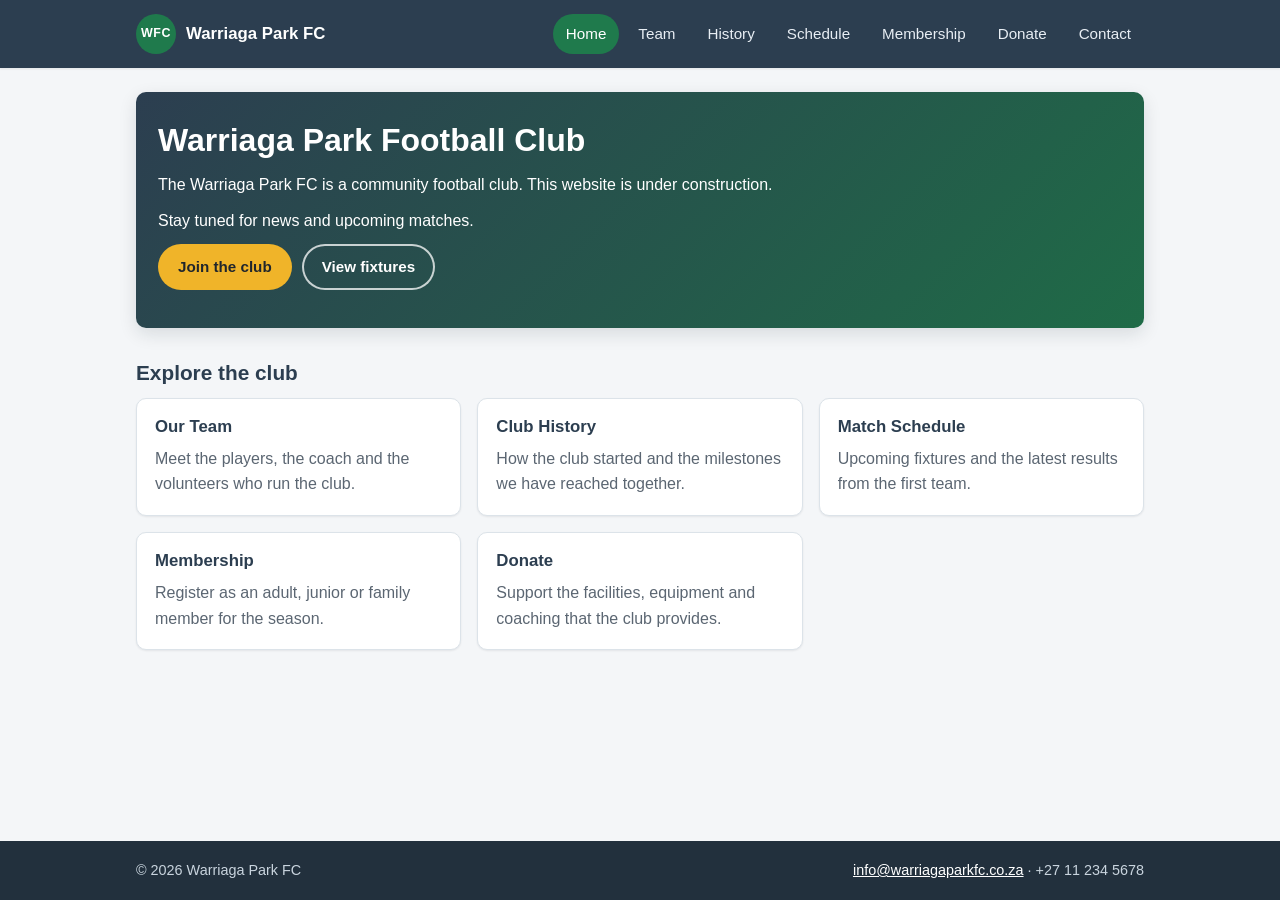
<file: index.html>
<!DOCTYPE html>
<html lang="en">
<head>
    <meta charset="UTF-8">
    <meta name="viewport" content="width=device-width, initial-scale=1.0">
    <meta name="description" content="Warriaga Park Football Club - a community football club. Fixtures, team news, membership and donations.">
    <title>Home | Warriaga Park FC</title>
    <link rel="stylesheet" href="style.css">
</head>
<body>
    <a class="skip-link" href="#main">Skip to main content</a>

    <header class="site-header">
        <div class="wrap header-inner">
            <a class="brand" href="index.html">
                <span class="brand-mark" aria-hidden="true">WFC</span>
                <span class="brand-text">Warriaga Park FC</span>
            </a>
            <nav class="site-nav" aria-label="Main navigation">
                <ul>
                    <li><a href="index.html" aria-current="page">Home</a></li>
                    <li><a href="team.html">Team</a></li>
                    <li><a href="history.html">History</a></li>
                    <li><a href="schedule.html">Schedule</a></li>
                    <li><a href="membership.html">Membership</a></li>
                    <li><a href="donate.html">Donate</a></li>
                    <li><a href="contact.html">Contact</a></li>
                </ul>
            </nav>
        </div>
    </header>

    <main id="main" class="wrap">
        <section class="hero">
            <h1>Warriaga Park Football Club</h1>
            <p>The Warriaga Park FC is a community football club. This website is under construction.</p>
            <p>Stay tuned for news and upcoming matches.</p>
            <p class="hero-actions">
                <a class="btn" href="membership.html">Join the club</a>
                <a class="btn btn-secondary" href="schedule.html">View fixtures</a>
            </p>
        </section>

        <h2>Explore the club</h2>
        <div class="grid grid-3">
            <article class="card">
                <h3><a href="team.html">Our Team</a></h3>
                <p>Meet the players, the coach and the volunteers who run the club.</p>
            </article>
            <article class="card">
                <h3><a href="history.html">Club History</a></h3>
                <p>How the club started and the milestones we have reached together.</p>
            </article>
            <article class="card">
                <h3><a href="schedule.html">Match Schedule</a></h3>
                <p>Upcoming fixtures and the latest results from the first team.</p>
            </article>
            <article class="card">
                <h3><a href="membership.html">Membership</a></h3>
                <p>Register as an adult, junior or family member for the season.</p>
            </article>
            <article class="card">
                <h3><a href="donate.html">Donate</a></h3>
                <p>Support the facilities, equipment and coaching that the club provides.</p>
            </article>
        </div>
    </main>

        <footer class="site-footer">
        <div class="wrap">
            <p>&copy; 2026 Warriaga Park FC</p>
            <p><a href="mailto:info@warriagaparkfc.co.za">info@warriagaparkfc.co.za</a> &middot; +27 11 234 5678</p>
        </div>
    </footer>
</body>
</html>
</file>
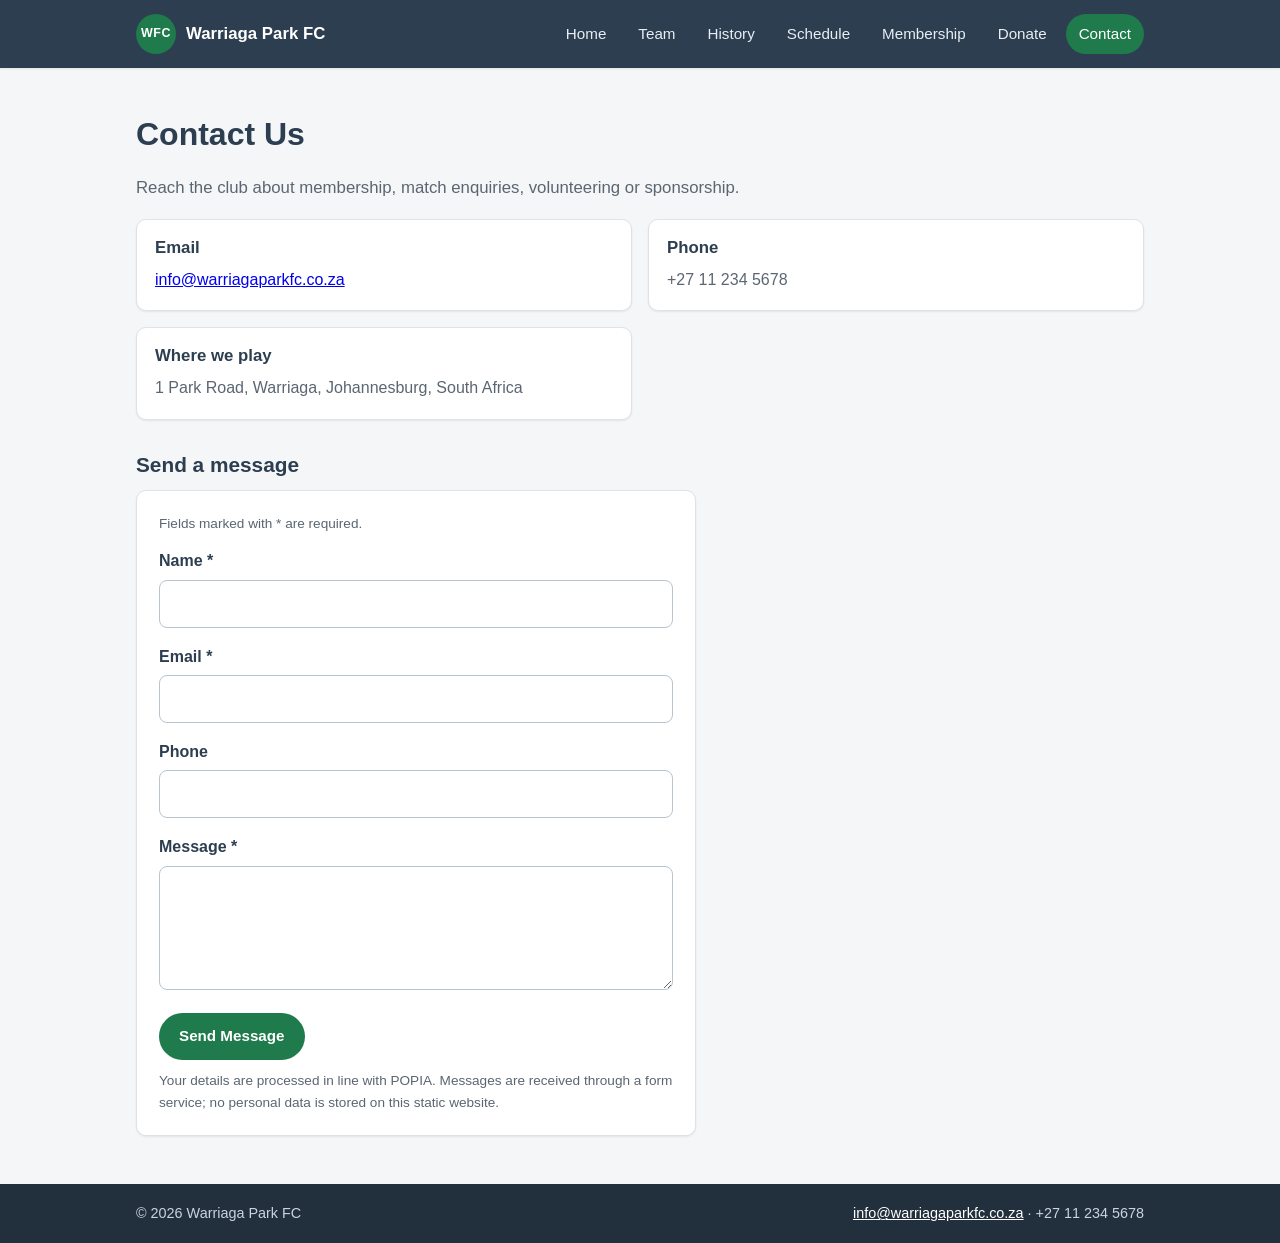
<file: contact.html>
<!DOCTYPE html>
<html lang="en">
<head>
    <meta charset="UTF-8">
    <meta name="viewport" content="width=device-width, initial-scale=1.0">
    <meta name="description" content="Contact Warriaga Park Football Club about membership, matches or sponsorship.">
    <title>Contact | Warriaga Park FC</title>
    <link rel="stylesheet" href="style.css">
</head>
<body>
    <a class="skip-link" href="#main">Skip to main content</a>

    <header class="site-header">
        <div class="wrap header-inner">
            <a class="brand" href="index.html">
                <span class="brand-mark" aria-hidden="true">WFC</span>
                <span class="brand-text">Warriaga Park FC</span>
            </a>
            <nav class="site-nav" aria-label="Main navigation">
                <ul>
                    <li><a href="index.html">Home</a></li>
                    <li><a href="team.html">Team</a></li>
                    <li><a href="history.html">History</a></li>
                    <li><a href="schedule.html">Schedule</a></li>
                    <li><a href="membership.html">Membership</a></li>
                    <li><a href="donate.html">Donate</a></li>
                    <li><a href="contact.html" aria-current="page">Contact</a></li>
                </ul>
            </nav>
        </div>
    </header>

    <main id="main" class="wrap">
        <h1>Contact Us</h1>
        <p class="lead">Reach the club about membership, match enquiries, volunteering or sponsorship.</p>

        <div class="grid grid-2">
            <article class="card">
                <h3>Email</h3>
                <p><a href="mailto:info@warriagaparkfc.co.za">info@warriagaparkfc.co.za</a></p>
            </article>
            <article class="card">
                <h3>Phone</h3>
                <p>+27 11 234 5678</p>
            </article>
            <article class="card">
                <h3>Where we play</h3>
                <p>1 Park Road, Warriaga, Johannesburg, South Africa</p>
            </article>
        </div>

        <h2>Send a message</h2>
        <form class="form-card" action="https://formspree.io/f/your_form_id" method="POST">
            <p class="required-note">Fields marked with * are required.</p>

            <div class="field">
                <label for="contact-name">Name *</label>
                <input type="text" id="contact-name" name="name" autocomplete="name" required>
            </div>

            <div class="field">
                <label for="contact-email">Email *</label>
                <input type="email" id="contact-email" name="email" autocomplete="email" required>
            </div>

            <div class="field">
                <label for="contact-phone">Phone</label>
                <input type="tel" id="contact-phone" name="phone" autocomplete="tel">
            </div>

            <div class="field">
                <label for="contact-message">Message *</label>
                <textarea id="contact-message" name="message" rows="4" required></textarea>
            </div>

            <button class="btn" type="submit">Send Message</button>
            <p class="secure-note">Your details are processed in line with POPIA. Messages are received through a
                form service; no personal data is stored on this static website.</p>
        </form>
    </main>

    <footer class="site-footer">
        <div class="wrap">
            <p>&copy; 2026 Warriaga Park FC</p>
            <p><a href="mailto:info@warriagaparkfc.co.za">info@warriagaparkfc.co.za</a> &middot; +27 11 234 5678</p>
        </div>
    </footer>
</body>
</html>
</file>
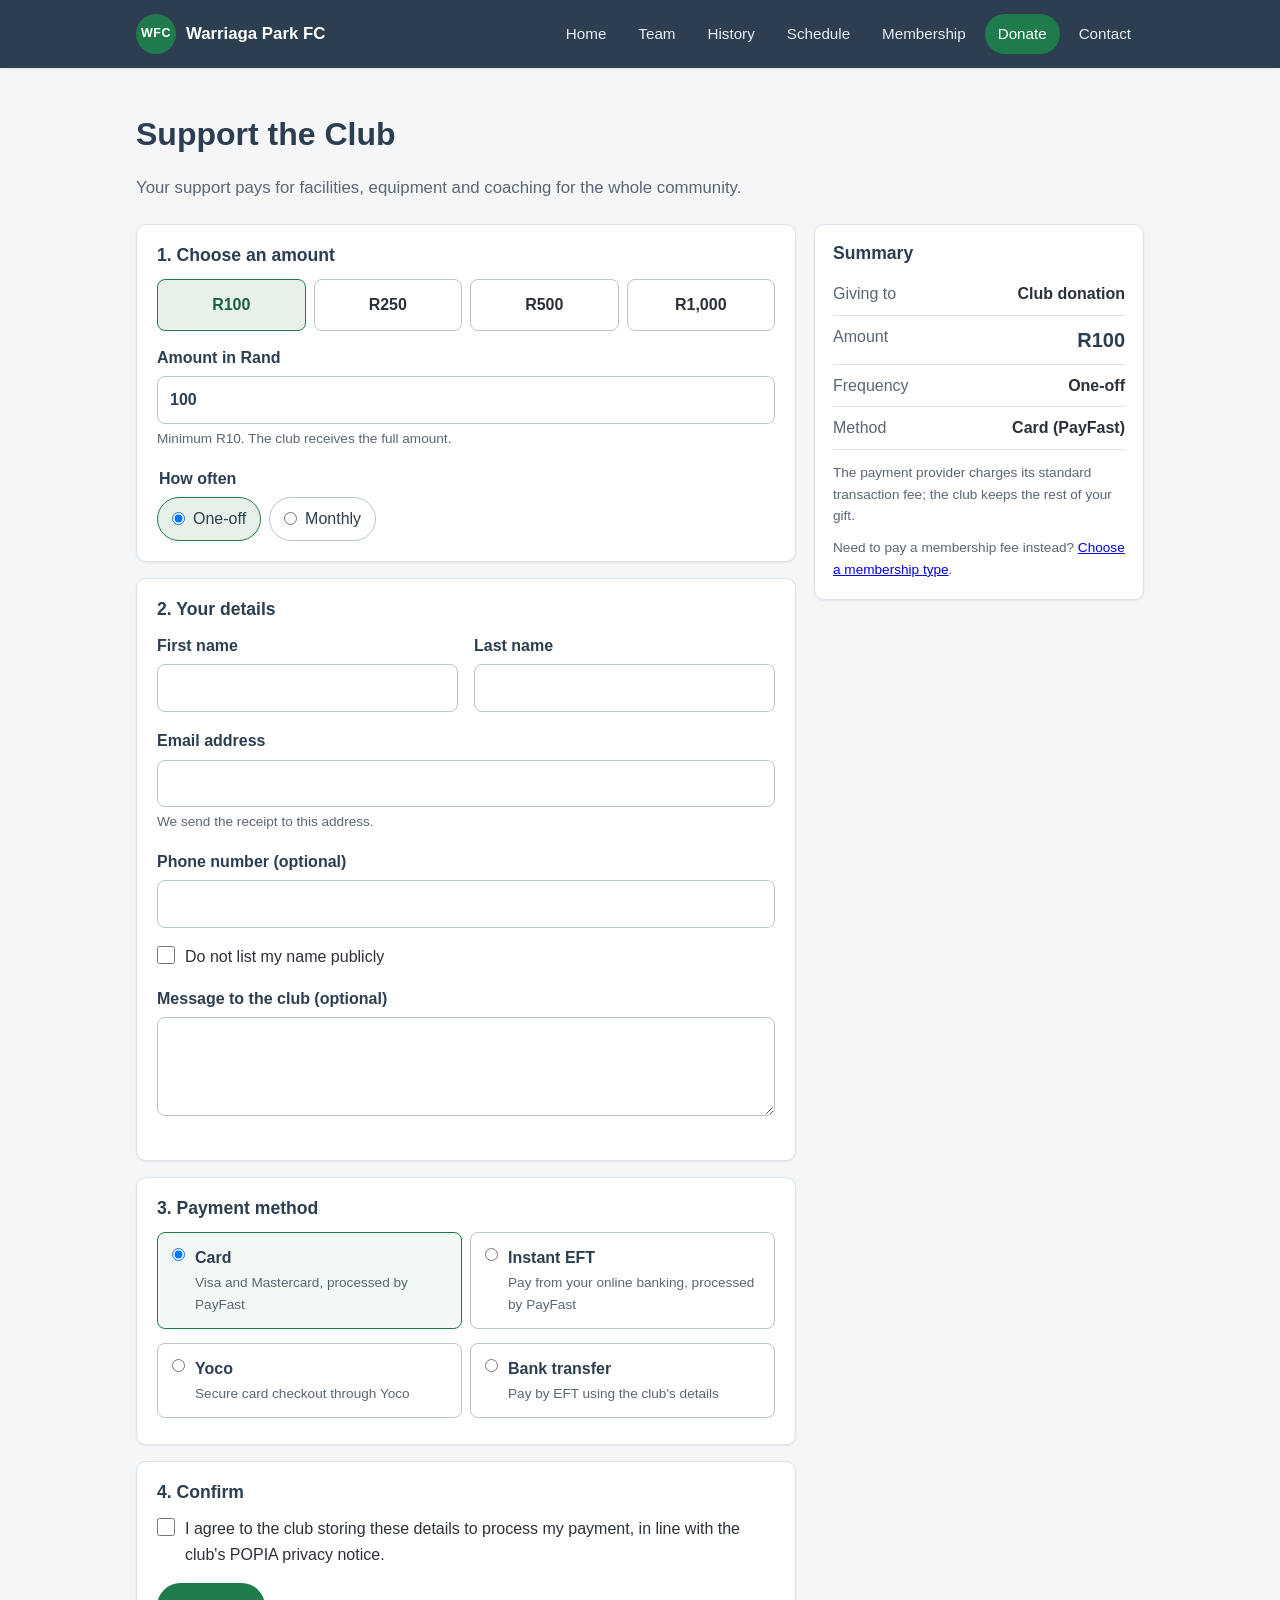
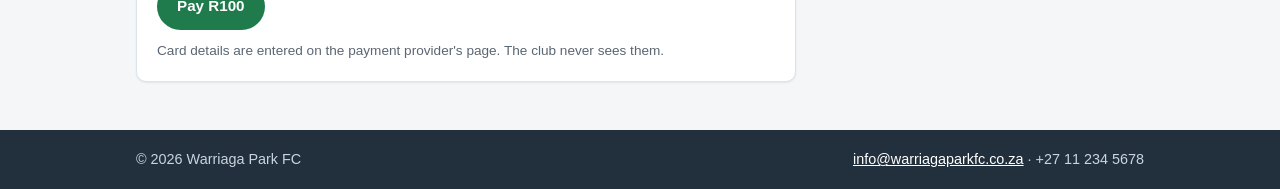
<file: donate.html>
<!DOCTYPE html>
<html lang="en">
<head>
    <meta charset="UTF-8">
    <meta name="viewport" content="width=device-width, initial-scale=1.0">
    <meta name="description" content="Donate to Warriaga Park Football Club or pay your membership fee online.">
    <title>Payments | Warriaga Park FC</title>
    <link rel="stylesheet" href="style.css">
</head>
<body>
    <a class="skip-link" href="#main">Skip to main content</a>

    <header class="site-header">
        <div class="wrap header-inner">
            <a class="brand" href="index.html">
                <span class="brand-mark" aria-hidden="true">WFC</span>
                <span class="brand-text">Warriaga Park FC</span>
            </a>
            <nav class="site-nav" aria-label="Main navigation">
                <ul>
                    <li><a href="index.html">Home</a></li>
                    <li><a href="team.html">Team</a></li>
                    <li><a href="history.html">History</a></li>
                    <li><a href="schedule.html">Schedule</a></li>
                    <li><a href="membership.html">Membership</a></li>
                    <li><a href="donate.html" aria-current="page">Donate</a></li>
                    <li><a href="contact.html">Contact</a></li>
                </ul>
            </nav>
        </div>
    </header>

    <main id="main" class="wrap">
        <h1>Support the Club</h1>
        <p class="lead">Your support pays for facilities, equipment and coaching for the whole community.</p>

        <div class="checkout">
            <form class="checkout-form" id="payment-form" novalidate>
                <section class="panel" aria-labelledby="amount-heading">
                    <h2 id="amount-heading">1. Choose an amount</h2>

                    <p class="membership-note" id="membership-note" hidden></p>

                    <div class="amount-grid" role="group" aria-label="Suggested amounts">
                        <button type="button" class="amount" data-amount="100" aria-pressed="true">R100</button>
                        <button type="button" class="amount" data-amount="250" aria-pressed="false">R250</button>
                        <button type="button" class="amount" data-amount="500" aria-pressed="false">R500</button>
                        <button type="button" class="amount" data-amount="1000" aria-pressed="false">R1,000</button>
                    </div>

                    <p class="amount-fixed" id="amount-fixed" hidden></p>

                    <label class="field amount-custom" for="amount">
                        <span>Amount in Rand</span>
                        <input type="number" id="amount" name="amount" value="100" min="10" max="50000" step="10"
                               inputmode="decimal" autocomplete="off" required>
                        <small class="field-hint">Minimum R10. The club receives the full amount.</small>
                    </label>

                    <fieldset class="split" id="frequency-fieldset">
                        <legend>How often</legend>
                        <label class="radio">
                            <input type="radio" name="frequency" value="once" checked>
                            <span>One-off</span>
                        </label>
                        <label class="radio">
                            <input type="radio" name="frequency" value="monthly">
                            <span>Monthly</span>
                        </label>
                    </fieldset>
                </section>

                <section class="panel" aria-labelledby="details-heading">
                    <h2 id="details-heading">2. Your details</h2>
                    <div class="grid grid-2">
                        <label class="field" for="firstName">
                            <span>First name</span>
                            <input type="text" id="firstName" name="firstName" autocomplete="given-name" required>
                        </label>
                        <label class="field" for="lastName">
                            <span>Last name</span>
                            <input type="text" id="lastName" name="lastName" autocomplete="family-name" required>
                        </label>
                    </div>
                    <label class="field" for="email">
                        <span>Email address</span>
                        <input type="email" id="email" name="email" autocomplete="email" required>
                        <small class="field-hint">We send the receipt to this address.</small>
                    </label>
                    <label class="field" for="phone">
                        <span>Phone number (optional)</span>
                        <input type="tel" id="phone" name="phone" autocomplete="tel">
                    </label>

                    <label class="checkbox" for="anonymous">
                        <input type="checkbox" id="anonymous" name="anonymous">
                        <span>Do not list my name publicly</span>
                    </label>

                    <label class="field" for="message">
                        <span>Message to the club (optional)</span>
                        <textarea id="message" name="message" rows="3" maxlength="240"></textarea>
                    </label>
                </section>

                <section class="panel" aria-labelledby="method-heading">
                    <h2 id="method-heading">3. Payment method</h2>
                    <div class="methods">
                        <label class="method">
                            <input type="radio" name="method" value="payfast-card" checked>
                            <span>Card<small>Visa and Mastercard, processed by PayFast</small></span>
                        </label>
                        <label class="method">
                            <input type="radio" name="method" value="payfast-eft">
                            <span>Instant EFT<small>Pay from your online banking, processed by PayFast</small></span>
                        </label>
                        <label class="method">
                            <input type="radio" name="method" value="yoco">
                            <span>Yoco<small>Secure card checkout through Yoco</small></span>
                        </label>
                        <label class="method">
                            <input type="radio" name="method" value="bank">
                            <span>Bank transfer<small>Pay by EFT using the club's details</small></span>
                        </label>
                    </div>
                </section>

                <section class="panel" aria-labelledby="confirm-heading">
                    <h2 id="confirm-heading">4. Confirm</h2>
                    <label class="checkbox" for="consent">
                        <input type="checkbox" id="consent" name="consent" required>
                        <span>I agree to the club storing these details to process my payment, in line with the
                            club's POPIA privacy notice.</span>
                    </label>

                    <p class="notice" id="form-status" role="status" aria-live="polite" hidden></p>

                    <button class="btn" type="submit" id="pay-button">Pay R100</button>
                    <p class="secure-note">Card details are entered on the payment provider's page. The club never
                        sees them.</p>
                </section>
            </form>

            <aside class="summary" aria-labelledby="summary-heading">
                <h2 id="summary-heading">Summary</h2>
                <dl>
                    <div>
                        <dt>Giving to</dt>
                        <dd id="sum-purpose">Club donation</dd>
                    </div>
                    <div>
                        <dt>Amount</dt>
                        <dd class="summary-total" id="sum-amount">R100</dd>
                    </div>
                    <div>
                        <dt>Frequency</dt>
                        <dd id="sum-frequency">One-off</dd>
                    </div>
                    <div>
                        <dt>Method</dt>
                        <dd id="sum-method">Card (PayFast)</dd>
                    </div>
                </dl>
                <p class="summary-note" id="summary-note">The payment provider charges its standard transaction
                    fee; the club keeps the rest of your gift.</p>
                <p class="summary-note">Need to pay a membership fee instead?
                    <a href="membership.html">Choose a membership type</a>.</p>
            </aside>
        </div>

        <section class="panel eft-panel" id="eft-panel" aria-labelledby="eft-heading" hidden>
            <h2 id="eft-heading">Bank transfer details</h2>
            <p>Use these details for an EFT payment and send the proof of payment to the club committee.</p>
            <div class="eft-list" id="eft-fields"></div>
            <p class="eft-reference">Payment reference: <strong id="eft-reference">WFC-</strong></p>
        </section>
    </main>

        <footer class="site-footer">
        <div class="wrap">
            <p>&copy; 2026 Warriaga Park FC</p>
            <p><a href="mailto:info@warriagaparkfc.co.za">info@warriagaparkfc.co.za</a> &middot; +27 11 234 5678</p>
        </div>
    </footer>

    <script src="config.js"></script>
    <script src="payment.js"></script>
</body>
</html>
</file>
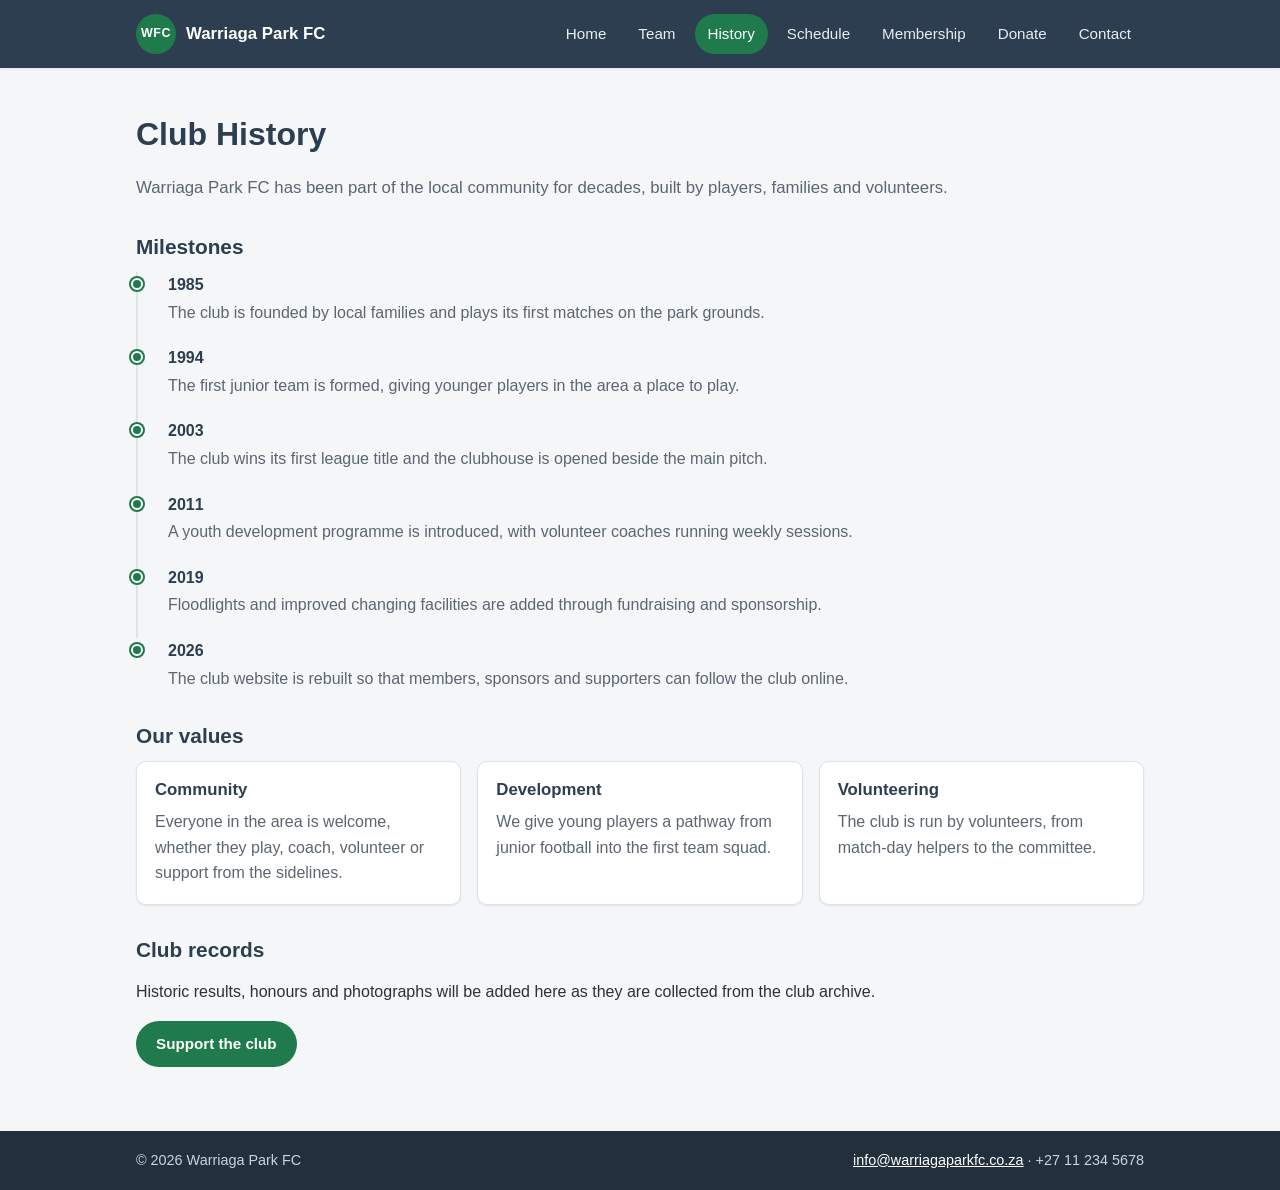
<file: history.html>
<!DOCTYPE html>
<html lang="en">
<head>
    <meta charset="UTF-8">
    <meta name="viewport" content="width=device-width, initial-scale=1.0">
    <meta name="description" content="The history of Warriaga Park Football Club, from its founding to the present day.">
    <title>History | Warriaga Park FC</title>
    <link rel="stylesheet" href="style.css">
</head>
<body>
    <a class="skip-link" href="#main">Skip to main content</a>

    <header class="site-header">
        <div class="wrap header-inner">
            <a class="brand" href="index.html">
                <span class="brand-mark" aria-hidden="true">WFC</span>
                <span class="brand-text">Warriaga Park FC</span>
            </a>
            <nav class="site-nav" aria-label="Main navigation">
                <ul>
                    <li><a href="index.html">Home</a></li>
                    <li><a href="team.html">Team</a></li>
                    <li><a href="history.html" aria-current="page">History</a></li>
                    <li><a href="schedule.html">Schedule</a></li>
                    <li><a href="membership.html">Membership</a></li>
                    <li><a href="donate.html">Donate</a></li>
                    <li><a href="contact.html">Contact</a></li>
                </ul>
            </nav>
        </div>
    </header>

    <main id="main" class="wrap">
        <h1>Club History</h1>
        <p class="lead">Warriaga Park FC has been part of the local community for decades, built by players, families and volunteers.</p>

        <!-- Timeline entries are illustrative placeholders. Replace the years and
             details with the club's verified records before the site goes live. -->
        <h2>Milestones</h2>
        <ol class="timeline">
            <li>
                <span class="year">1985</span>
                <p>The club is founded by local families and plays its first matches on the park grounds.</p>
            </li>
            <li>
                <span class="year">1994</span>
                <p>The first junior team is formed, giving younger players in the area a place to play.</p>
            </li>
            <li>
                <span class="year">2003</span>
                <p>The club wins its first league title and the clubhouse is opened beside the main pitch.</p>
            </li>
            <li>
                <span class="year">2011</span>
                <p>A youth development programme is introduced, with volunteer coaches running weekly sessions.</p>
            </li>
            <li>
                <span class="year">2019</span>
                <p>Floodlights and improved changing facilities are added through fundraising and sponsorship.</p>
            </li>
            <li>
                <span class="year">2026</span>
                <p>The club website is rebuilt so that members, sponsors and supporters can follow the club online.</p>
            </li>
        </ol>

        <h2>Our values</h2>
        <div class="grid grid-3">
            <article class="card">
                <h3>Community</h3>
                <p>Everyone in the area is welcome, whether they play, coach, volunteer or support from the sidelines.</p>
            </article>
            <article class="card">
                <h3>Development</h3>
                <p>We give young players a pathway from junior football into the first team squad.</p>
            </article>
            <article class="card">
                <h3>Volunteering</h3>
                <p>The club is run by volunteers, from match-day helpers to the committee.</p>
            </article>
        </div>

        <h2>Club records</h2>
        <p>Historic results, honours and photographs will be added here as they are collected from the club archive.</p>
        <p><a class="btn" href="donate.html">Support the club</a></p>
    </main>

        <footer class="site-footer">
        <div class="wrap">
            <p>&copy; 2026 Warriaga Park FC</p>
            <p><a href="mailto:info@warriagaparkfc.co.za">info@warriagaparkfc.co.za</a> &middot; +27 11 234 5678</p>
        </div>
    </footer>
</body>
</html>
</file>
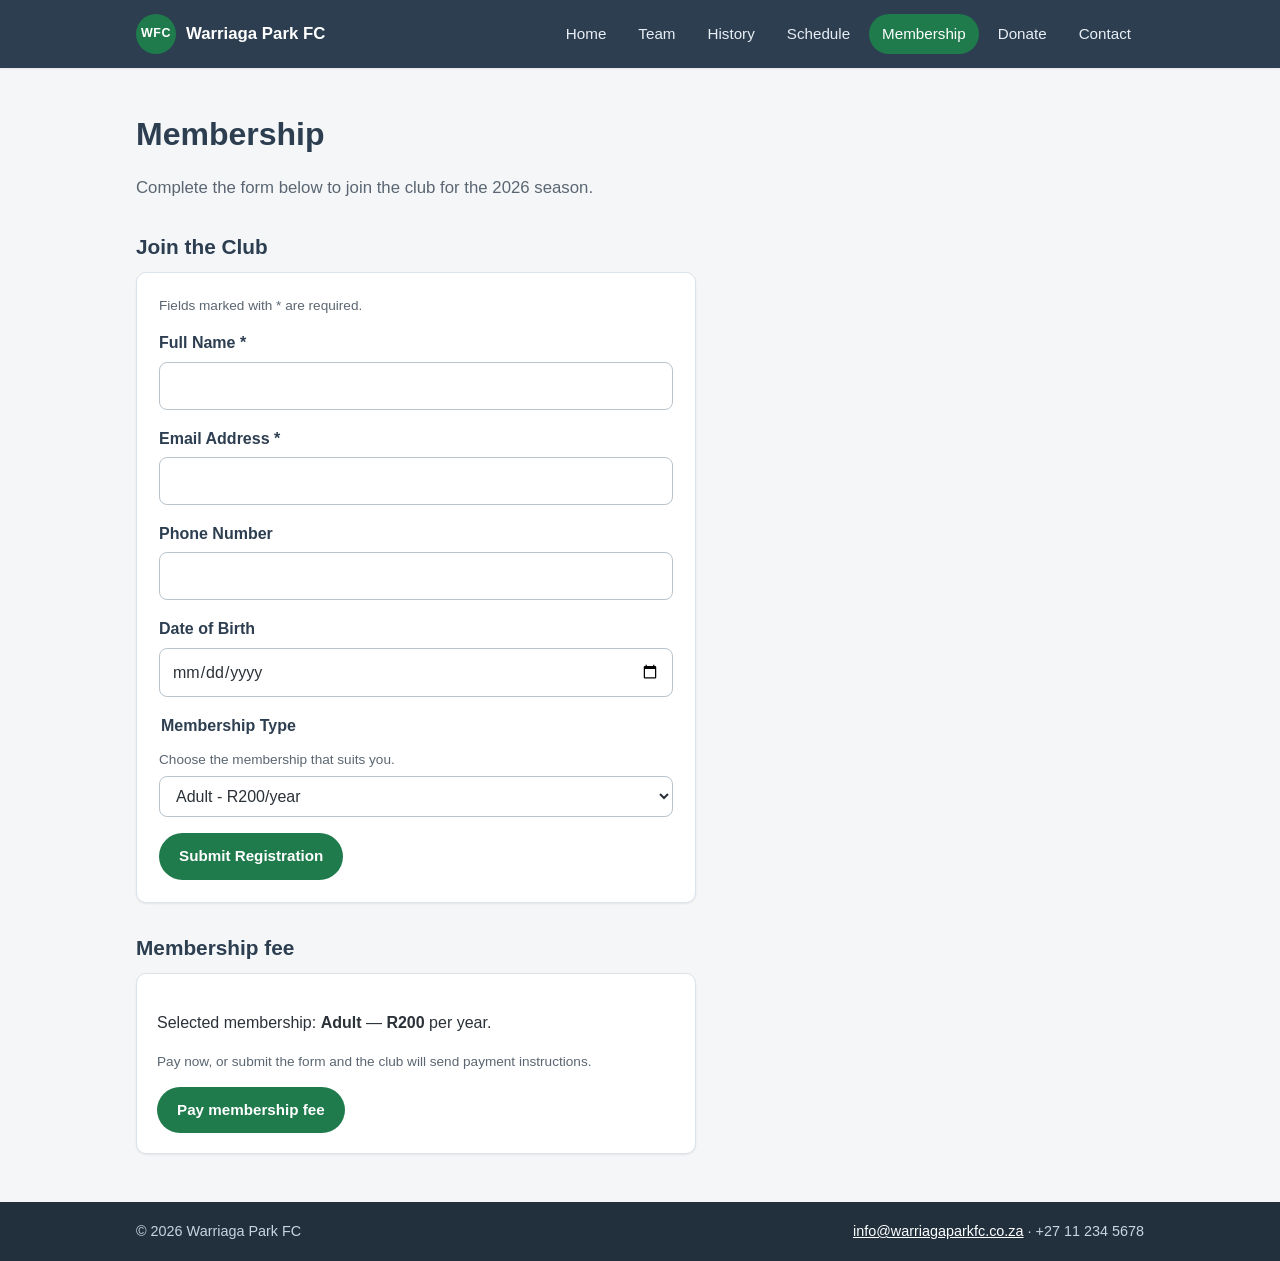
<file: membership.html>
<!DOCTYPE html>
<html lang="en">
<head>
    <meta charset="UTF-8">
    <meta name="viewport" content="width=device-width, initial-scale=1.0">
    <meta name="description" content="Register as an adult, junior or family member of Warriaga Park Football Club.">
    <title>Membership | Warriaga Park FC</title>
    <link rel="stylesheet" href="style.css">
</head>
<body>
    <a class="skip-link" href="#main">Skip to main content</a>

    <header class="site-header">
        <div class="wrap header-inner">
            <a class="brand" href="index.html">
                <span class="brand-mark" aria-hidden="true">WFC</span>
                <span class="brand-text">Warriaga Park FC</span>
            </a>
            <nav class="site-nav" aria-label="Main navigation">
                <ul>
                    <li><a href="index.html">Home</a></li>
                    <li><a href="team.html">Team</a></li>
                    <li><a href="history.html">History</a></li>
                    <li><a href="schedule.html">Schedule</a></li>
                    <li><a href="membership.html" aria-current="page">Membership</a></li>
                    <li><a href="donate.html">Donate</a></li>
                    <li><a href="contact.html">Contact</a></li>
                </ul>
            </nav>
        </div>
    </header>

    <main id="main" class="wrap">
        <h1>Membership</h1>
        <p class="lead">Complete the form below to join the club for the 2026 season.</p>

        <h2>Join the Club</h2>
        <form class="form-card" action="#" method="post">
            <p class="required-note">Fields marked with * are required.</p>

            <div class="field">
                <label for="name">Full Name *</label>
                <input type="text" id="name" name="name" autocomplete="name" required>
            </div>

            <div class="field">
                <label for="email">Email Address *</label>
                <input type="email" id="email" name="email" autocomplete="email" required>
            </div>

            <div class="field">
                <label for="phone">Phone Number</label>
                <input type="tel" id="phone" name="phone" autocomplete="tel">
            </div>

            <div class="field">
                <label for="dob">Date of Birth</label>
                <input type="date" id="dob" name="dob" autocomplete="bday">
            </div>

            <fieldset>
                <legend>Membership Type</legend>
                <label for="type" class="field-hint">Choose the membership that suits you.</label>
                <select id="type" name="type">
                    <option value="adult">Adult - R200/year</option>
                    <option value="junior">Junior - R100/year</option>
                    <option value="family">Family - R350/year</option>
                </select>
            </fieldset>

            <button class="btn" type="submit">Submit Registration</button>
        </form>

        <h2>Membership fee</h2>
        <div class="panel fee-panel">
            <p>Selected membership: <strong id="fee-type">Adult</strong> &mdash;
                <strong id="fee-amount">R200</strong> per year.</p>
            <p class="field-hint">Pay now, or submit the form and the club will send payment instructions.</p>
            <a class="btn" id="fee-pay" href="donate.html?purpose=membership&amp;type=adult&amp;amount=200">Pay membership fee</a>
        </div>
    </main>

        <footer class="site-footer">
        <div class="wrap">
            <p>&copy; 2026 Warriaga Park FC</p>
            <p><a href="mailto:info@warriagaparkfc.co.za">info@warriagaparkfc.co.za</a> &middot; +27 11 234 5678</p>
        </div>
    </footer>

    <script src="config.js"></script>
    <script src="payment.js"></script>
</body>
</html>
</file>
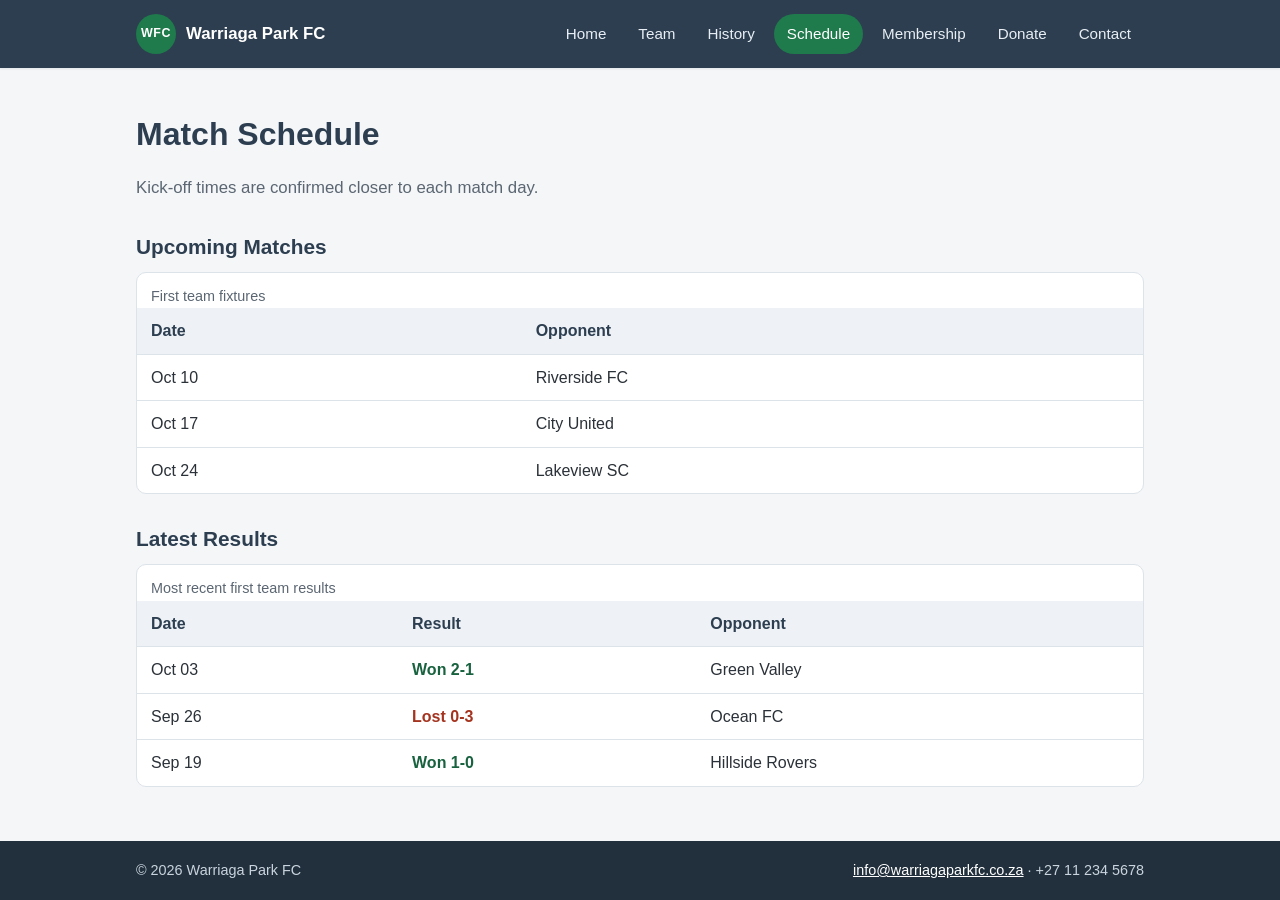
<file: schedule.html>
<!DOCTYPE html>
<html lang="en">
<head>
    <meta charset="UTF-8">
    <meta name="viewport" content="width=device-width, initial-scale=1.0">
    <meta name="description" content="Warriaga Park FC upcoming fixtures and the latest first team results.">
    <title>Schedule | Warriaga Park FC</title>
    <link rel="stylesheet" href="style.css">
</head>
<body>
    <a class="skip-link" href="#main">Skip to main content</a>

    <header class="site-header">
        <div class="wrap header-inner">
            <a class="brand" href="index.html">
                <span class="brand-mark" aria-hidden="true">WFC</span>
                <span class="brand-text">Warriaga Park FC</span>
            </a>
            <nav class="site-nav" aria-label="Main navigation">
                <ul>
                    <li><a href="index.html">Home</a></li>
                    <li><a href="team.html">Team</a></li>
                    <li><a href="history.html">History</a></li>
                    <li><a href="schedule.html" aria-current="page">Schedule</a></li>
                    <li><a href="membership.html">Membership</a></li>
                    <li><a href="donate.html">Donate</a></li>
                    <li><a href="contact.html">Contact</a></li>
                </ul>
            </nav>
        </div>
    </header>

    <main id="main" class="wrap">
        <h1>Match Schedule</h1>
        <p class="lead">Kick-off times are confirmed closer to each match day.</p>

        <h2>Upcoming Matches</h2>
        <div class="table-scroll">
            <table>
                <caption>First team fixtures</caption>
                <thead>
                    <tr>
                        <th scope="col">Date</th>
                        <th scope="col">Opponent</th>
                    </tr>
                </thead>
                <tbody>
                    <tr><td>Oct 10</td><td>Riverside FC</td></tr>
                    <tr><td>Oct 17</td><td>City United</td></tr>
                    <tr><td>Oct 24</td><td>Lakeview SC</td></tr>
                </tbody>
            </table>
        </div>

        <h2>Latest Results</h2>
        <div class="table-scroll">
            <table>
                <caption>Most recent first team results</caption>
                <thead>
                    <tr>
                        <th scope="col">Date</th>
                        <th scope="col">Result</th>
                        <th scope="col">Opponent</th>
                    </tr>
                </thead>
                <tbody>
                    <tr><td>Oct 03</td><td class="result-win">Won 2-1</td><td>Green Valley</td></tr>
                    <tr><td>Sep 26</td><td class="result-loss">Lost 0-3</td><td>Ocean FC</td></tr>
                    <tr><td>Sep 19</td><td class="result-win">Won 1-0</td><td>Hillside Rovers</td></tr>
                </tbody>
            </table>
        </div>
    </main>

        <footer class="site-footer">
        <div class="wrap">
            <p>&copy; 2026 Warriaga Park FC</p>
            <p><a href="mailto:info@warriagaparkfc.co.za">info@warriagaparkfc.co.za</a> &middot; +27 11 234 5678</p>
        </div>
    </footer>
</body>
</html>
</file>
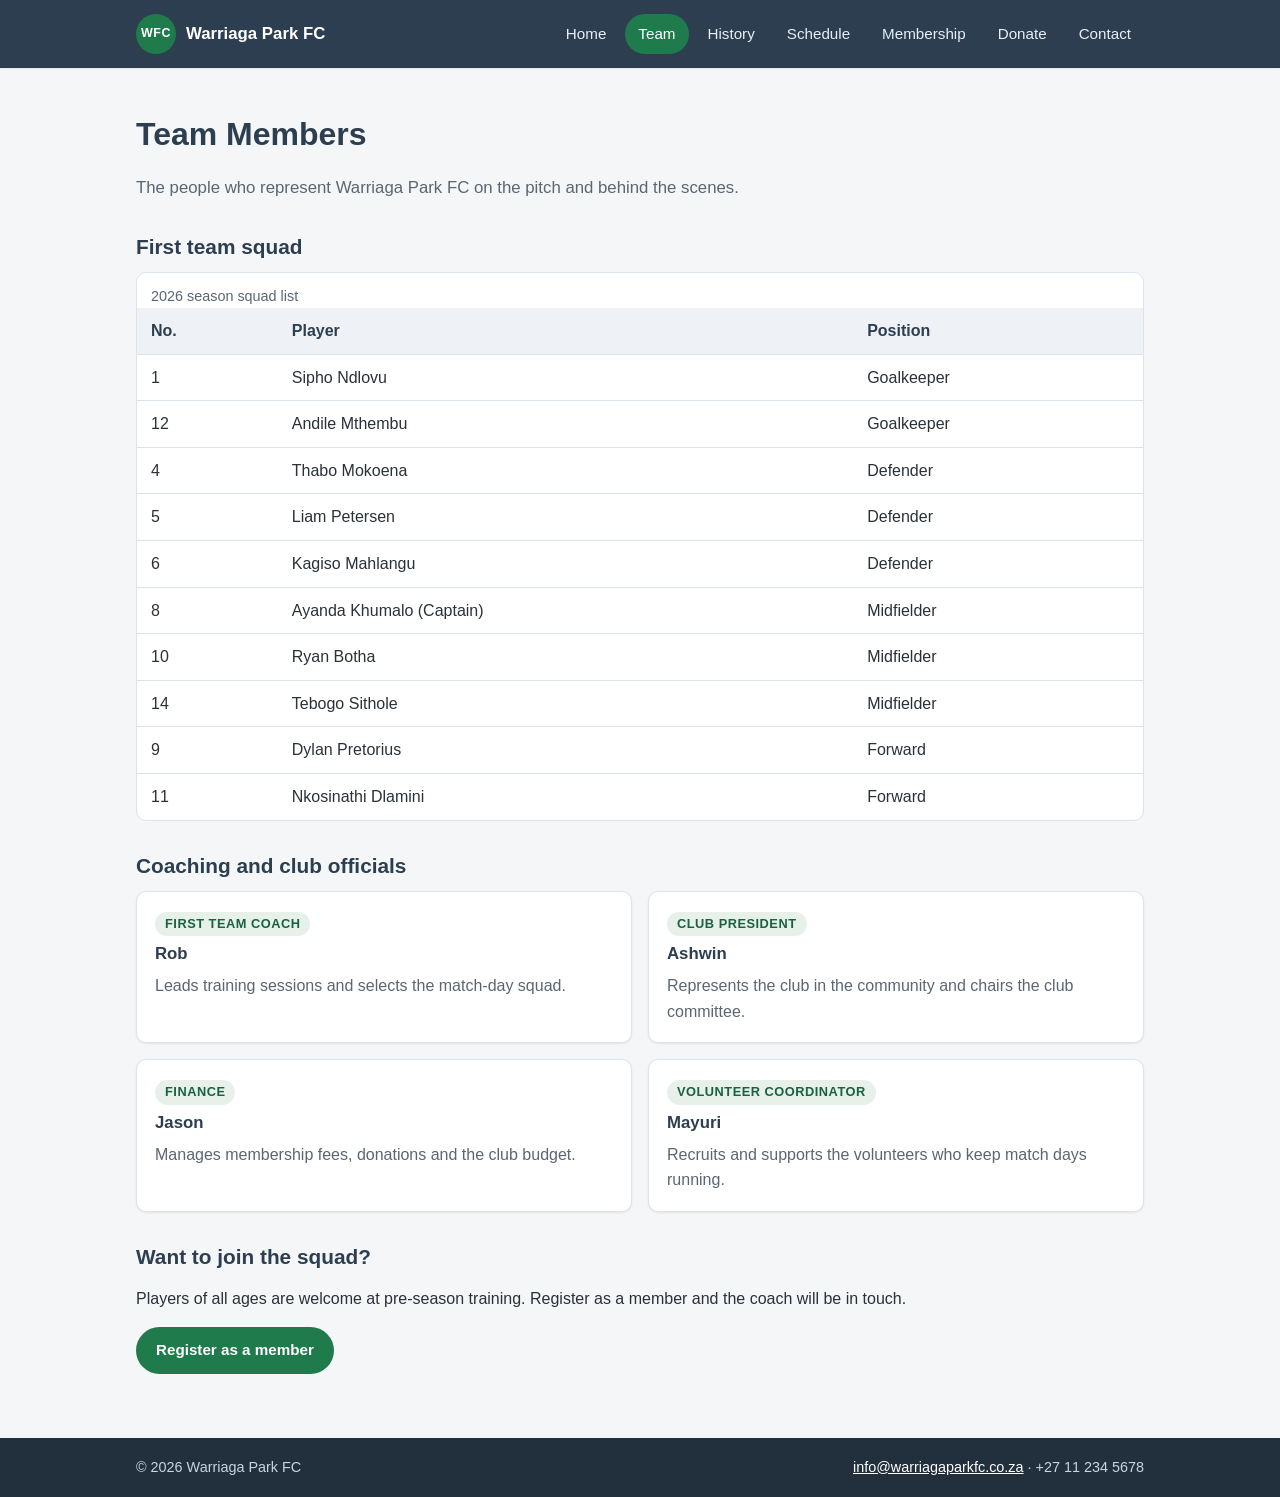
<file: team.html>
<!DOCTYPE html>
<html lang="en">
<head>
    <meta charset="UTF-8">
    <meta name="viewport" content="width=device-width, initial-scale=1.0">
    <meta name="description" content="Meet the Warriaga Park FC first team squad, coach and club officials.">
    <title>Team | Warriaga Park FC</title>
    <link rel="stylesheet" href="style.css">
</head>
<body>
    <a class="skip-link" href="#main">Skip to main content</a>

    <header class="site-header">
        <div class="wrap header-inner">
            <a class="brand" href="index.html">
                <span class="brand-mark" aria-hidden="true">WFC</span>
                <span class="brand-text">Warriaga Park FC</span>
            </a>
            <nav class="site-nav" aria-label="Main navigation">
                <ul>
                    <li><a href="index.html">Home</a></li>
                    <li><a href="team.html" aria-current="page">Team</a></li>
                    <li><a href="history.html">History</a></li>
                    <li><a href="schedule.html">Schedule</a></li>
                    <li><a href="membership.html">Membership</a></li>
                    <li><a href="donate.html">Donate</a></li>
                    <li><a href="contact.html">Contact</a></li>
                </ul>
            </nav>
        </div>
    </header>

    <main id="main" class="wrap">
        <h1>Team Members</h1>
        <p class="lead">The people who represent Warriaga Park FC on the pitch and behind the scenes.</p>

        <!-- Squad names and shirt numbers are placeholders. Replace them with the
             club's official team list before the site goes live. -->
        <h2>First team squad</h2>
        <div class="table-scroll">
            <table>
                <caption>2026 season squad list</caption>
                <thead>
                    <tr>
                        <th scope="col">No.</th>
                        <th scope="col">Player</th>
                        <th scope="col">Position</th>
                    </tr>
                </thead>
                <tbody>
                    <tr><td>1</td><td>Sipho Ndlovu</td><td>Goalkeeper</td></tr>
                    <tr><td>12</td><td>Andile Mthembu</td><td>Goalkeeper</td></tr>
                    <tr><td>4</td><td>Thabo Mokoena</td><td>Defender</td></tr>
                    <tr><td>5</td><td>Liam Petersen</td><td>Defender</td></tr>
                    <tr><td>6</td><td>Kagiso Mahlangu</td><td>Defender</td></tr>
                    <tr><td>8</td><td>Ayanda Khumalo (Captain)</td><td>Midfielder</td></tr>
                    <tr><td>10</td><td>Ryan Botha</td><td>Midfielder</td></tr>
                    <tr><td>14</td><td>Tebogo Sithole</td><td>Midfielder</td></tr>
                    <tr><td>9</td><td>Dylan Pretorius</td><td>Forward</td></tr>
                    <tr><td>11</td><td>Nkosinathi Dlamini</td><td>Forward</td></tr>
                </tbody>
            </table>
        </div>

        <h2>Coaching and club officials</h2>
        <div class="grid grid-2">
            <article class="card">
                <span class="card-meta">First team coach</span>
                <h3>Rob</h3>
                <p>Leads training sessions and selects the match-day squad.</p>
            </article>
            <article class="card">
                <span class="card-meta">Club president</span>
                <h3>Ashwin</h3>
                <p>Represents the club in the community and chairs the club committee.</p>
            </article>
            <article class="card">
                <span class="card-meta">Finance</span>
                <h3>Jason</h3>
                <p>Manages membership fees, donations and the club budget.</p>
            </article>
            <article class="card">
                <span class="card-meta">Volunteer coordinator</span>
                <h3>Mayuri</h3>
                <p>Recruits and supports the volunteers who keep match days running.</p>
            </article>
        </div>

        <h2>Want to join the squad?</h2>
        <p>Players of all ages are welcome at pre-season training. Register as a member and the coach will be in touch.</p>
        <p><a class="btn" href="membership.html">Register as a member</a></p>
    </main>

        <footer class="site-footer">
        <div class="wrap">
            <p>&copy; 2026 Warriaga Park FC</p>
            <p><a href="mailto:info@warriagaparkfc.co.za">info@warriagaparkfc.co.za</a> &middot; +27 11 234 5678</p>
        </div>
    </footer>
</body>
</html>
</file>
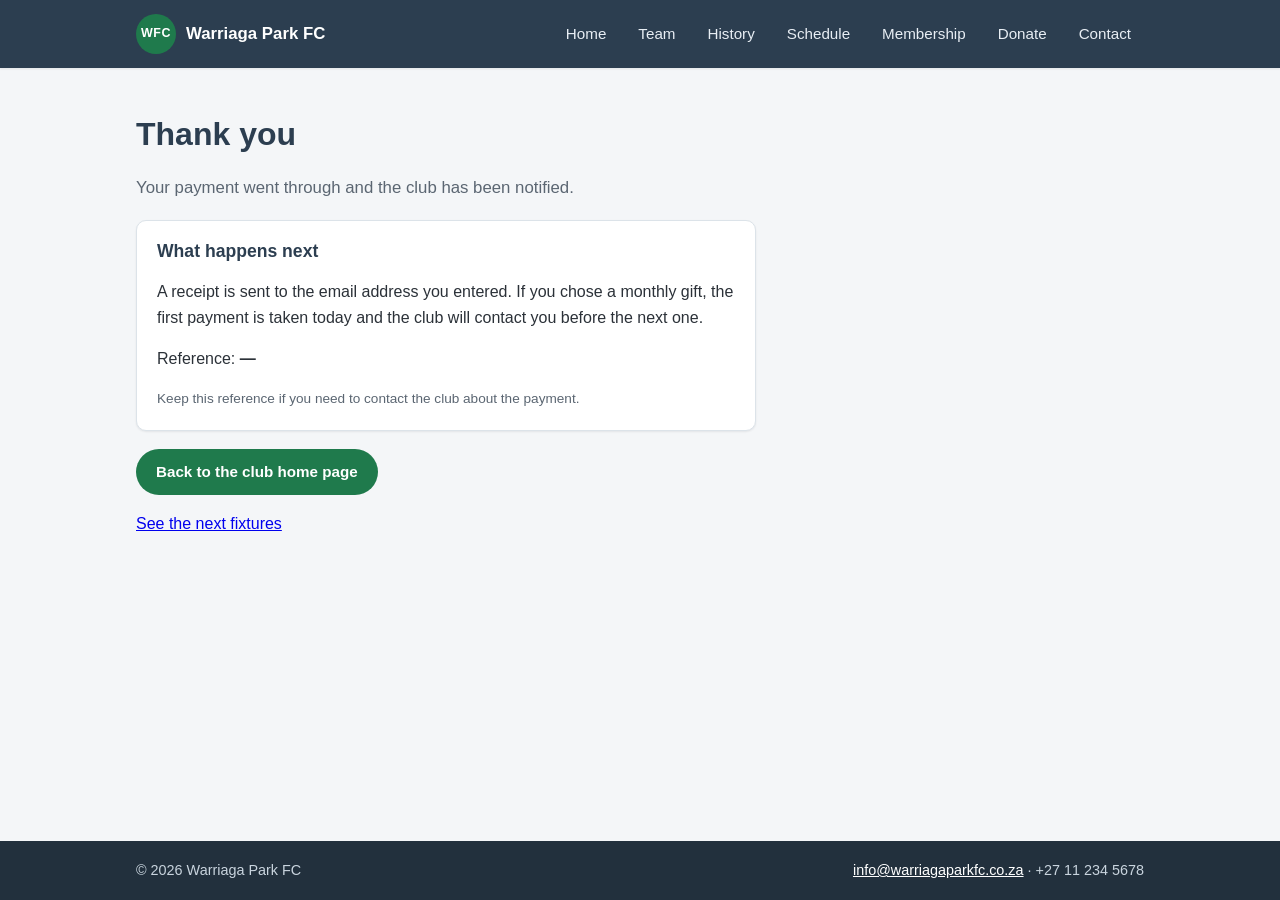
<file: thank-you.html>
<!DOCTYPE html>
<html lang="en">
<head>
    <meta charset="UTF-8">
    <meta name="viewport" content="width=device-width, initial-scale=1.0">
    <meta name="robots" content="noindex">
    <meta name="description" content="Thank you for supporting Warriaga Park Football Club.">
    <title>Thank you | Warriaga Park FC</title>
    <link rel="stylesheet" href="style.css">
</head>
<body>
    <a class="skip-link" href="#main">Skip to main content</a>

    <header class="site-header">
        <div class="wrap header-inner">
            <a class="brand" href="index.html">
                <span class="brand-mark" aria-hidden="true">WFC</span>
                <span class="brand-text">Warriaga Park FC</span>
            </a>
            <nav class="site-nav" aria-label="Main navigation">
                <ul>
                    <li><a href="index.html">Home</a></li>
                    <li><a href="team.html">Team</a></li>
                    <li><a href="history.html">History</a></li>
                    <li><a href="schedule.html">Schedule</a></li>
                    <li><a href="membership.html">Membership</a></li>
                    <li><a href="donate.html">Donate</a></li>
                    <li><a href="contact.html">Contact</a></li>
                </ul>
            </nav>
        </div>
    </header>

    <main id="main" class="wrap">
        <div class="thanks">
            <h1>Thank you</h1>
            <p class="lead">Your payment went through and the club has been notified.</p>

            <div class="panel">
                <h2>What happens next</h2>
                <p>A receipt is sent to the email address you entered. If you chose a monthly gift, the first
                    payment is taken today and the club will contact you before the next one.</p>
                <p>Reference: <strong id="thankyou-reference">&mdash;</strong></p>
                <p class="field-hint">Keep this reference if you need to contact the club about the payment.</p>
            </div>

            <p><a class="btn" href="index.html">Back to the club home page</a></p>
            <p><a href="schedule.html">See the next fixtures</a></p>
        </div>
    </main>

        <footer class="site-footer">
        <div class="wrap">
            <p>&copy; 2026 Warriaga Park FC</p>
            <p><a href="mailto:info@warriagaparkfc.co.za">info@warriagaparkfc.co.za</a> &middot; +27 11 234 5678</p>
        </div>
    </footer>

    <script>
        (function () {
            var reference = new URLSearchParams(window.location.search).get("ref");
            if (reference) {
                document.getElementById("thankyou-reference").textContent = reference;
            }
        })();
    </script>
</body>
</html>
</file>
<file: style.css>
/* ==========================================================================
   Warriaga Park FC - site stylesheet
   Mobile-first, no external dependencies.
   Shared by: index.html, team.html, history.html, schedule.html,
              membership.html, donate.html
   ========================================================================== */

:root {
    --club-navy: #2c3e50;
    --club-navy-dark: #22303d;
    --club-green: #1f7a4c;
    --club-green-dark: #19623f;
    --club-gold: #f0b429;
    --surface: #ffffff;
    --page-bg: #f4f6f8;
    --text: #2b3138;
    --text-muted: #5b6672;
    --border: #dce3e9;
    --radius: 10px;
    --shadow-sm: 0 1px 2px rgba(20, 30, 40, 0.08);
    --shadow-md: 0 6px 18px rgba(20, 30, 40, 0.12);
    --wrap: 1040px;
}

*,
*::before,
*::after {
    box-sizing: border-box;
}

html {
    -webkit-text-size-adjust: 100%;
}

body {
    margin: 0;
    min-height: 100vh;
    display: flex;
    flex-direction: column;
    font-family: Arial, Helvetica, sans-serif;
    font-size: 16px;
    line-height: 1.6;
    color: var(--text);
    background-color: var(--page-bg);
}

img {
    max-width: 100%;
    height: auto;
}

/* Layout helper ----------------------------------------------------------- */

.wrap {
    width: 100%;
    max-width: var(--wrap);
    margin-inline: auto;
    padding-inline: 16px;
}

main.wrap {
    flex: 1 0 auto;
    padding-block: 24px 48px;
}

/* Accessibility ---------------------------------------------------------- */

.skip-link {
    position: absolute;
    top: 0;
    left: -9999px;
    z-index: 20;
    padding: 10px 16px;
    background: var(--club-gold);
    color: #20262c;
    font-weight: bold;
    text-decoration: none;
}

.skip-link:focus {
    left: 0;
}

a:focus-visible,
button:focus-visible,
input:focus-visible,
select:focus-visible {
    outline: 3px solid var(--club-gold);
    outline-offset: 2px;
}

/* Header and navigation --------------------------------------------------- */

.site-header {
    background: var(--club-navy);
    color: #ffffff;
    box-shadow: var(--shadow-sm);
}

.header-inner {
    display: flex;
    flex-wrap: wrap;
    align-items: center;
    justify-content: space-between;
    gap: 10px 20px;
    padding-block: 14px;
}

.brand {
    display: inline-flex;
    align-items: center;
    gap: 10px;
    color: #ffffff;
    text-decoration: none;
}

.brand-mark {
    display: inline-flex;
    align-items: center;
    justify-content: center;
    width: 40px;
    height: 40px;
    border-radius: 50%;
    background: var(--club-green);
    font-size: 0.78rem;
    font-weight: bold;
    letter-spacing: 0.5px;
}

.brand-text {
    font-size: 1.05rem;
    font-weight: bold;
}

.site-nav ul {
    display: flex;
    flex-wrap: wrap;
    gap: 4px 6px;
    margin: 0;
    padding: 0;
    list-style: none;
}

.site-nav a {
    display: block;
    padding: 8px 13px;
    border-radius: 999px;
    color: #e8eef4;
    font-size: 0.95rem;
    text-decoration: none;
}

.site-nav a:hover,
.site-nav a:focus-visible {
    background: rgba(255, 255, 255, 0.14);
    color: #ffffff;
}

.site-nav a[aria-current="page"] {
    background: var(--club-green);
    color: #ffffff;
}

/* Typography -------------------------------------------------------------- */

h1,
h2,
h3 {
    color: var(--club-navy);
    line-height: 1.25;
}

h2 {
    margin: 32px 0 12px;
    font-size: 1.3rem;
}

h3 {
    margin: 0 0 8px;
    font-size: 1.05rem;
}

.lead {
    margin-top: 0;
    font-size: 1.05rem;
    color: var(--text-muted);
}

/* Hero -------------------------------------------------------------------- */

.hero {
    padding: 28px 22px;
    border-radius: var(--radius);
    background: linear-gradient(135deg, var(--club-navy) 0%, #1f6b47 100%);
    color: #ffffff;
    box-shadow: var(--shadow-md);
}

.hero h1 {
    margin: 0 0 12px;
    color: #ffffff;
    font-size: 1.6rem;
}

.hero p {
    margin: 0 0 10px;
}

.hero-actions {
    display: flex;
    flex-wrap: wrap;
    gap: 10px;
    margin: 18px 0 0;
}

/* Buttons ----------------------------------------------------------------- */

.btn {
    display: inline-block;
    padding: 11px 20px;
    border: 0;
    border-radius: 999px;
    background: var(--club-green);
    color: #ffffff;
    font: inherit;
    font-size: 0.95rem;
    font-weight: bold;
    text-decoration: none;
    cursor: pointer;
}

.btn:hover {
    background: var(--club-green-dark);
}

.hero .btn {
    background: var(--club-gold);
    color: #20262c;
}

.hero .btn:hover {
    background: #dda41d;
}

.hero .btn-secondary {
    background: transparent;
    color: #ffffff;
    box-shadow: inset 0 0 0 2px rgba(255, 255, 255, 0.75);
}

.hero .btn-secondary:hover {
    background: rgba(255, 255, 255, 0.14);
}

/* Cards and responsive grids --------------------------------------------- */

.grid {
    display: grid;
    grid-template-columns: 1fr;
    gap: 16px;
    margin-top: 8px;
}

.card {
    padding: 18px;
    border: 1px solid var(--border);
    border-radius: var(--radius);
    background: var(--surface);
    box-shadow: var(--shadow-sm);
}

.card p {
    margin: 0;
    color: var(--text-muted);
}

.card h3 a {
    color: var(--club-navy);
    text-decoration: none;
}

.card h3 a:hover {
    text-decoration: underline;
}

.card-meta {
    display: inline-block;
    margin-bottom: 8px;
    padding: 2px 10px;
    border-radius: 999px;
    background: #e7f1ea;
    color: var(--club-green-dark);
    font-size: 0.8rem;
    font-weight: bold;
    letter-spacing: 0.04em;
    text-transform: uppercase;
}

@media (min-width: 640px) {
    .grid-2,
    .grid-3 {
        grid-template-columns: repeat(2, 1fr);
    }

    .hero h1 {
        font-size: 2rem;
    }
}

@media (min-width: 900px) {
    .grid-3 {
        grid-template-columns: repeat(3, 1fr);
    }
}

/* Tables ------------------------------------------------------------------ */

.table-scroll {
    overflow-x: auto;
    border: 1px solid var(--border);
    border-radius: var(--radius);
    background: var(--surface);
}

table {
    width: 100%;
    border-collapse: collapse;
}

caption {
    padding: 12px 14px 0;
    color: var(--text-muted);
    font-size: 0.9rem;
    text-align: left;
}

th,
td {
    padding: 10px 14px;
    border-bottom: 1px solid var(--border);
    text-align: left;
}

thead th {
    background: #eef2f6;
    color: var(--club-navy);
}

tbody tr:last-child td {
    border-bottom: 0;
}

.result-win {
    color: var(--club-green-dark);
    font-weight: bold;
}

.result-loss {
    color: #a4341f;
    font-weight: bold;
}

/* Timeline (club history) ------------------------------------------------- */

.timeline {
    margin: 8px 0 0;
    padding: 0;
    list-style: none;
}

.timeline li {
    position: relative;
    padding: 0 0 20px 30px;
    border-left: 2px solid var(--border);
}

.timeline li:last-child {
    padding-bottom: 0;
    border-left-color: transparent;
}

.timeline li::before {
    content: "";
    position: absolute;
    top: 6px;
    left: -7px;
    width: 12px;
    height: 12px;
    border: 2px solid var(--surface);
    border-radius: 50%;
    background: var(--club-green);
    box-shadow: 0 0 0 2px var(--club-green);
}

.timeline .year {
    display: block;
    color: var(--club-navy);
    font-weight: bold;
}

.timeline p {
    margin: 2px 0 0;
    color: var(--text-muted);
}

/* Forms ------------------------------------------------------------------- */

.form-card {
    max-width: 560px;
    padding: 22px;
    border: 1px solid var(--border);
    border-radius: var(--radius);
    background: var(--surface);
    box-shadow: var(--shadow-sm);
}

.field {
    margin-bottom: 16px;
}

label,
legend {
    display: block;
    margin-bottom: 6px;
    color: var(--club-navy);
    font-weight: bold;
}

fieldset {
    margin: 0 0 16px;
    padding: 0;
    border: 0;
}

input,
select {
    width: 100%;
    padding: 10px 12px;
    border: 1px solid #b9c4cd;
    border-radius: 8px;
    background: #ffffff;
    color: inherit;
    font: inherit;
}

.field-hint {
    display: block;
    margin-top: 4px;
    color: var(--text-muted);
    font-size: 0.85rem;
    font-weight: normal;
}

.required-note {
    margin-top: 0;
    color: var(--text-muted);
    font-size: 0.85rem;
}

/* Footer ------------------------------------------------------------------ */

.site-footer {
    background: var(--club-navy-dark);
    color: #c9d4de;
    font-size: 0.9rem;
}

.site-footer .wrap {
    display: flex;
    flex-wrap: wrap;
    justify-content: space-between;
    gap: 6px 20px;
    padding-block: 18px;
}

.site-footer p {
    margin: 0;
}

.site-footer a {
    color: #ffffff;
}

@media (max-width: 480px) {
    .site-footer .wrap {
        flex-direction: column;
    }
}

/* Checkout (donate.html) --------------------------------------------------- */

[hidden] {
    display: none !important;
}

textarea {
    width: 100%;
    padding: 10px 12px;
    border: 1px solid #b9c4cd;
    border-radius: 8px;
    background: #ffffff;
    color: inherit;
    font: inherit;
}

.checkout {
    display: grid;
    gap: 18px;
    margin-top: 22px;
}

@media (min-width: 900px) {
    .checkout {
        grid-template-columns: minmax(0, 1fr) 330px;
        align-items: start;
    }
}

.checkout-form {
    display: grid;
    gap: 16px;
}

.panel {
    padding: 20px;
    border: 1px solid var(--border);
    border-radius: var(--radius);
    background: var(--surface);
    box-shadow: var(--shadow-sm);
}

.panel h2 {
    margin: 0 0 12px;
    font-size: 1.1rem;
}

.panel p:last-child {
    margin-bottom: 0;
}

.amount-grid {
    display: grid;
    grid-template-columns: repeat(2, 1fr);
    gap: 8px;
    margin-bottom: 14px;
}

@media (min-width: 560px) {
    .amount-grid {
        grid-template-columns: repeat(4, 1fr);
    }
}

.amount {
    padding: 12px 8px;
    border: 1px solid #b9c4cd;
    border-radius: 8px;
    background: #ffffff;
    color: var(--text);
    font: inherit;
    font-weight: bold;
    cursor: pointer;
}

.amount:hover {
    border-color: var(--club-green);
}

.amount[aria-pressed="true"] {
    border-color: var(--club-green);
    background: #e7f1ea;
    color: var(--club-green-dark);
}

.split {
    display: flex;
    flex-wrap: wrap;
    gap: 8px;
    margin: 4px 0 0;
    padding: 0;
    border: 0;
}

.split legend {
    margin-bottom: 6px;
}

.radio {
    display: inline-flex;
    align-items: center;
    gap: 8px;
    margin: 0;
    padding: 8px 14px;
    border: 1px solid #b9c4cd;
    border-radius: 999px;
    font-weight: normal;
    cursor: pointer;
}

.radio input {
    width: auto;
    margin: 0;
}

.radio:has(input:checked) {
    border-color: var(--club-green);
    background: #e7f1ea;
}

.field > span {
    display: block;
    margin-bottom: 6px;
}

.checkbox {
    display: flex;
    gap: 10px;
    align-items: flex-start;
    margin: 4px 0 16px;
    color: var(--text);
    font-weight: normal;
}

.checkbox input {
    flex: none;
    width: 18px;
    height: 18px;
    margin: 2px 0 0;
}

.methods {
    display: grid;
    gap: 8px;
}

@media (min-width: 640px) {
    .methods {
        grid-template-columns: 1fr 1fr;
    }
}

.method {
    display: flex;
    gap: 10px;
    align-items: flex-start;
    padding: 12px 14px;
    border: 1px solid #b9c4cd;
    border-radius: 8px;
    font-weight: bold;
    cursor: pointer;
}

.method input {
    flex: none;
    width: auto;
    margin: 3px 0 0;
}

.method small {
    display: block;
    margin-top: 2px;
    color: var(--text-muted);
    font-size: 0.85rem;
    font-weight: normal;
}

.method.is-selected {
    border-color: var(--club-green);
    background: #f2f8f4;
}

.notice {
    margin: 14px 0;
    padding: 10px 12px;
    border: 1px solid #f0d48a;
    border-radius: 8px;
    background: #fff4d6;
    color: #6b4a00;
    font-size: 0.92rem;
}

.notice.is-error {
    border-color: #f3b7b1;
    background: #fdecea;
    color: #8a1f14;
}

.notice.is-ok {
    border-color: #b9d8c6;
    background: #e7f1ea;
    color: #14532d;
}

.secure-note {
    margin: 10px 0 0;
    color: var(--text-muted);
    font-size: 0.85rem;
}

.summary {
    padding: 18px;
    border: 1px solid var(--border);
    border-radius: var(--radius);
    background: var(--surface);
    box-shadow: var(--shadow-sm);
}

@media (min-width: 900px) {
    .summary {
        position: sticky;
        top: 16px;
    }
}

.summary h2 {
    margin: 0 0 8px;
    font-size: 1.1rem;
}

.summary dl {
    margin: 0 0 12px;
}

.summary dl > div {
    display: flex;
    justify-content: space-between;
    gap: 12px;
    padding: 8px 0;
    border-bottom: 1px solid var(--border);
}

.summary dt {
    color: var(--text-muted);
}

.summary dd {
    margin: 0;
    font-weight: bold;
    text-align: right;
}

.summary-total {
    color: var(--club-navy);
    font-size: 1.25rem;
}

.summary-note {
    margin: 10px 0 0;
    color: var(--text-muted);
    font-size: 0.85rem;
}

.membership-note {
    margin: 0 0 12px;
    padding: 10px 12px;
    border-radius: 8px;
    background: #eef4f8;
    color: var(--club-navy);
    font-size: 0.92rem;
}

.amount-fixed {
    margin: 0 0 12px;
    color: var(--club-navy);
    font-size: 1.05rem;
    font-weight: bold;
}

.eft-panel {
    margin-top: 18px;
}

.eft-list {
    display: grid;
    gap: 6px;
    margin: 10px 0;
}

.eft-list > div {
    display: flex;
    justify-content: space-between;
    gap: 12px;
    padding: 8px 0;
    border-bottom: 1px dashed var(--border);
}

.eft-reference {
    margin: 6px 0 0;
}

.thanks {
    max-width: 620px;
}

.thanks .panel {
    margin: 18px 0;
}

.fee-panel {
    margin-top: 8px;
    max-width: 560px;
}
</file>
